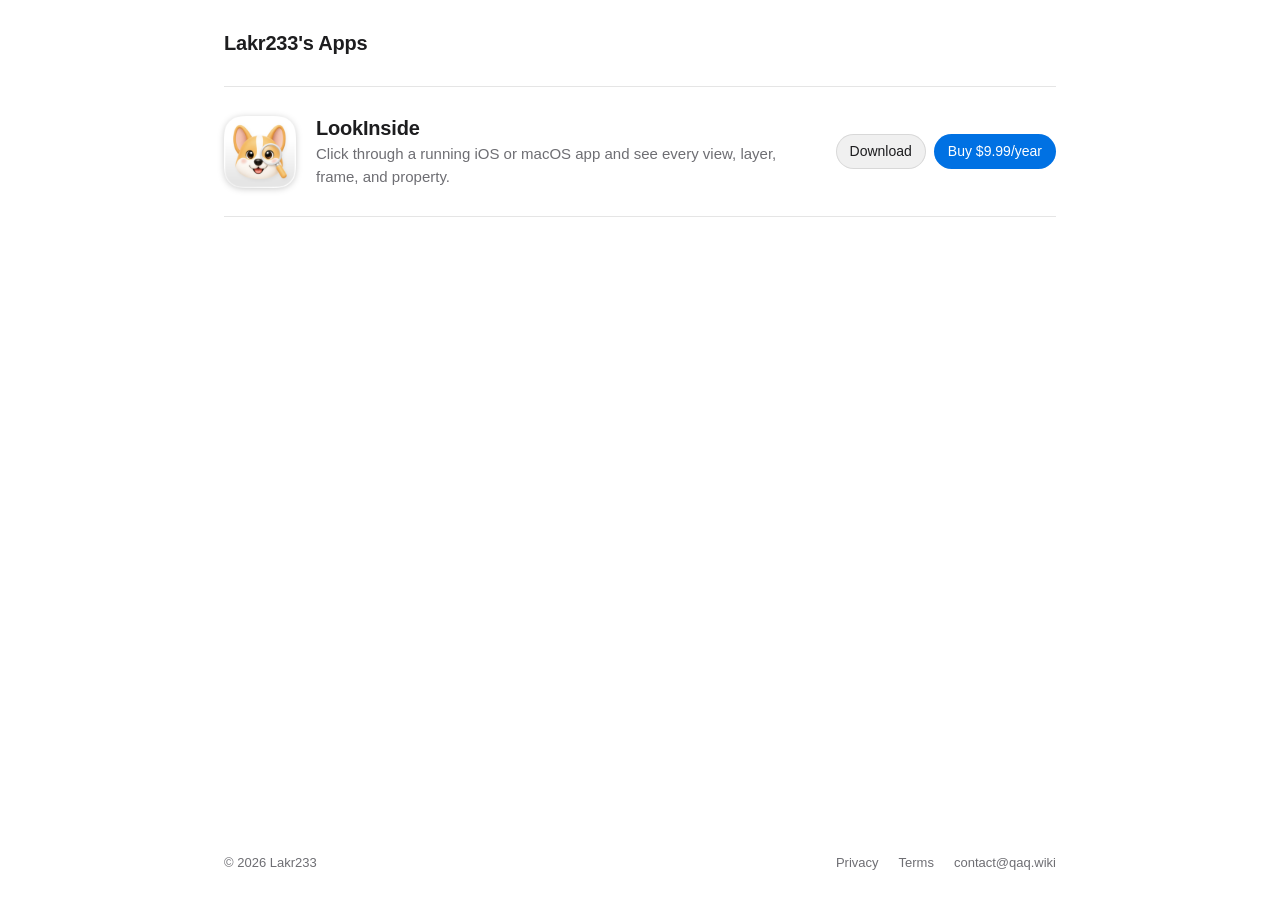
<file: index.html>
<!doctype html>
<html lang="en">
  <head>
    <meta charset="utf-8">
    <meta name="viewport" content="width=device-width, initial-scale=1">
    <title>Lakr233's Apps</title>
    <meta name="description" content="Software by Lakr233.">
    <meta name="color-scheme" content="light dark">
    <link rel="icon" href="assets/favicon.png">
    <link rel="stylesheet" href="assets/site.css">
  </head>
  <body>
    <header class="site-header">
      <a href="index.html">Lakr233's Apps</a>
    </header>

    <main class="apps">
      <article class="app">
        <img src="assets/lookinside.png" width="72" height="72" alt="">
        <div class="app-text">
          <h2><a href="https://lookinside-app.com">LookInside</a></h2>
          <p>Click through a running iOS or macOS app and see every view, layer, frame, and property.</p>
        </div>
        <div class="app-actions">
          <a class="button" href="https://github.com/LookInsideApp/LookInside/releases/latest">Download</a>
          <a class="button primary" href="https://www.creem.io/payment/prod_EC1ZddawIeSgdXH8byjVg">Buy $9.99/year</a>
        </div>
      </article>
    </main>

    <footer class="site-footer">
      <span>© 2026 Lakr233</span>
      <nav>
        <a href="privacy.html">Privacy</a>
        <a href="terms.html">Terms</a>
        <a href="mailto:contact@qaq.wiki">contact@qaq.wiki</a>
      </nav>
    </footer>
  </body>
</html>
</file>
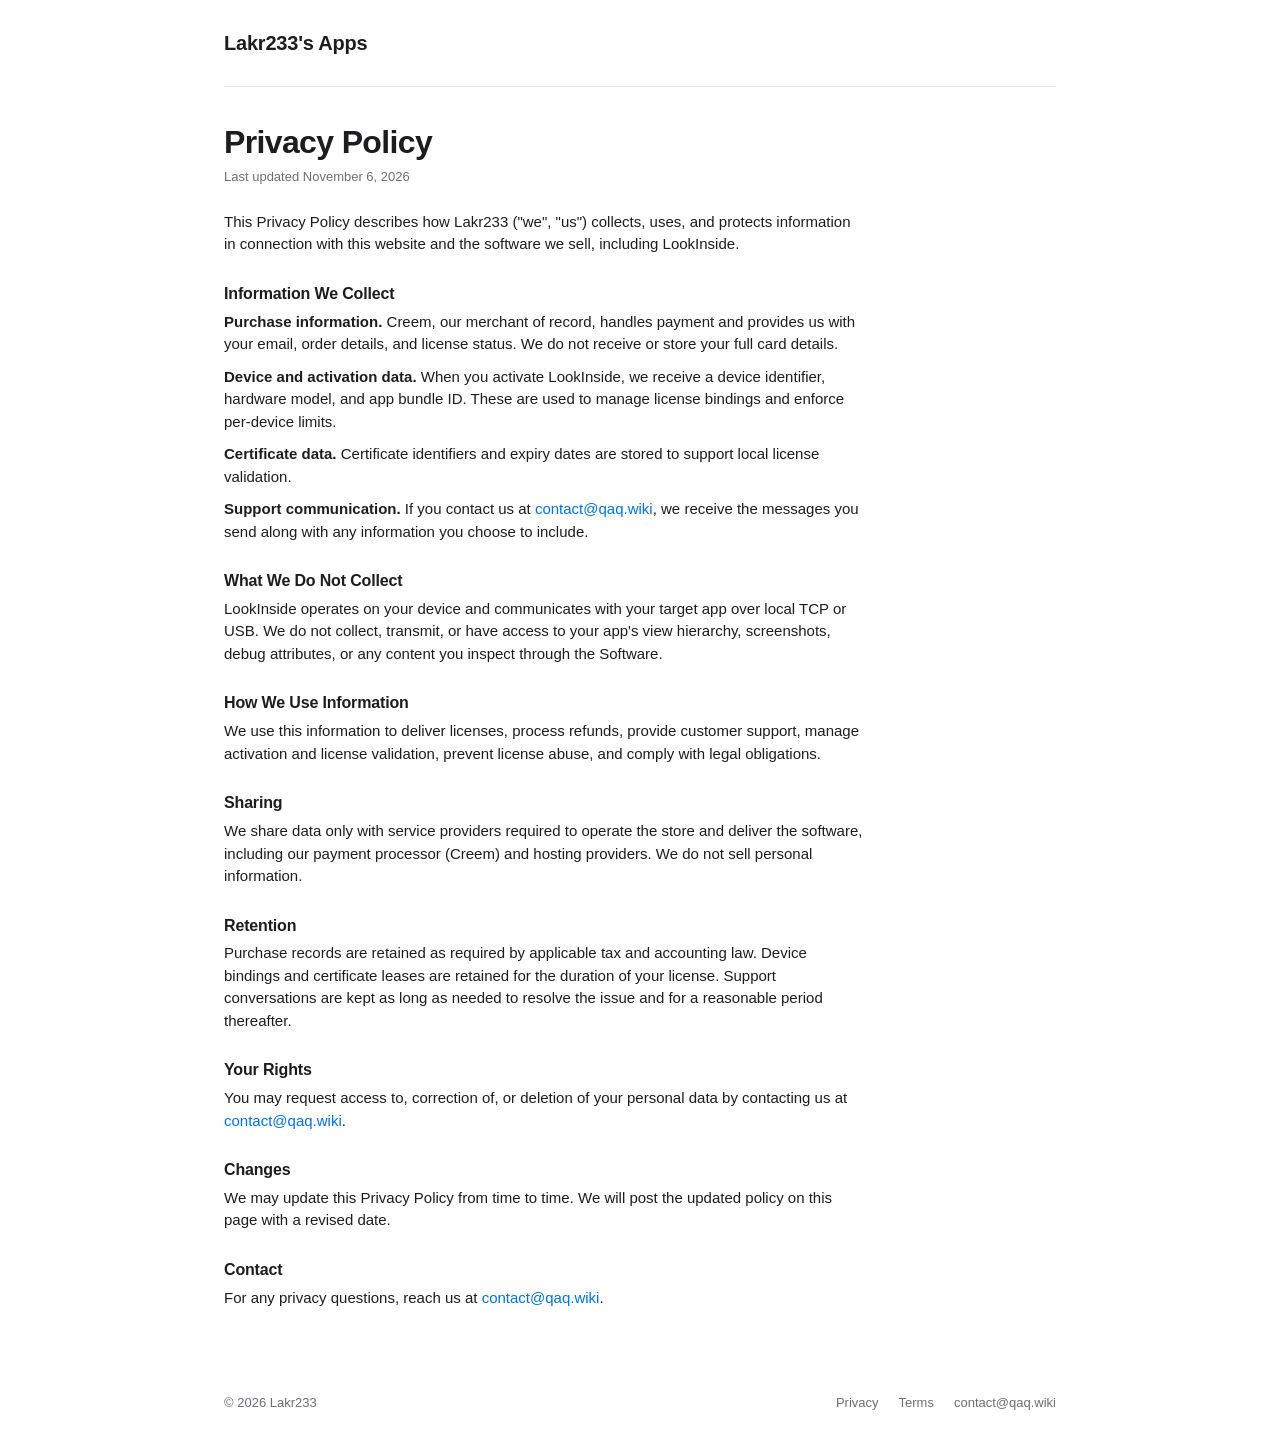
<file: privacy.html>
<!doctype html>
<html lang="en">
  <head>
    <meta charset="utf-8">
    <meta name="viewport" content="width=device-width, initial-scale=1">
    <title>Privacy Policy — Lakr233's Apps</title>
    <meta name="color-scheme" content="light dark">
    <link rel="icon" href="assets/favicon.png">
    <link rel="stylesheet" href="assets/site.css">
  </head>
  <body>
    <header class="site-header">
      <a href="index.html">Lakr233's Apps</a>
    </header>

    <main class="doc">
      <h1>Privacy Policy</h1>
      <time datetime="2026-11-06">Last updated November 6, 2026</time>
      <p>This Privacy Policy describes how Lakr233 ("we", "us") collects, uses, and protects information in connection with this website and the software we sell, including LookInside.</p>

      <h2>Information We Collect</h2>
      <p><strong>Purchase information.</strong> Creem, our merchant of record, handles payment and provides us with your email, order details, and license status. We do not receive or store your full card details.</p>
      <p><strong>Device and activation data.</strong> When you activate LookInside, we receive a device identifier, hardware model, and app bundle ID. These are used to manage license bindings and enforce per-device limits.</p>
      <p><strong>Certificate data.</strong> Certificate identifiers and expiry dates are stored to support local license validation.</p>
      <p><strong>Support communication.</strong> If you contact us at <a href="mailto:contact@qaq.wiki">contact@qaq.wiki</a>, we receive the messages you send along with any information you choose to include.</p>

      <h2>What We Do Not Collect</h2>
      <p>LookInside operates on your device and communicates with your target app over local TCP or USB. We do not collect, transmit, or have access to your app's view hierarchy, screenshots, debug attributes, or any content you inspect through the Software.</p>

      <h2>How We Use Information</h2>
      <p>We use this information to deliver licenses, process refunds, provide customer support, manage activation and license validation, prevent license abuse, and comply with legal obligations.</p>

      <h2>Sharing</h2>
      <p>We share data only with service providers required to operate the store and deliver the software, including our payment processor (Creem) and hosting providers. We do not sell personal information.</p>

      <h2>Retention</h2>
      <p>Purchase records are retained as required by applicable tax and accounting law. Device bindings and certificate leases are retained for the duration of your license. Support conversations are kept as long as needed to resolve the issue and for a reasonable period thereafter.</p>

      <h2>Your Rights</h2>
      <p>You may request access to, correction of, or deletion of your personal data by contacting us at <a href="mailto:contact@qaq.wiki">contact@qaq.wiki</a>.</p>

      <h2>Changes</h2>
      <p>We may update this Privacy Policy from time to time. We will post the updated policy on this page with a revised date.</p>

      <h2>Contact</h2>
      <p>For any privacy questions, reach us at <a href="mailto:contact@qaq.wiki">contact@qaq.wiki</a>.</p>
    </main>

    <footer class="site-footer">
      <span>© 2026 Lakr233</span>
      <nav>
        <a href="privacy.html">Privacy</a>
        <a href="terms.html">Terms</a>
        <a href="mailto:contact@qaq.wiki">contact@qaq.wiki</a>
      </nav>
    </footer>
  </body>
</html>
</file>
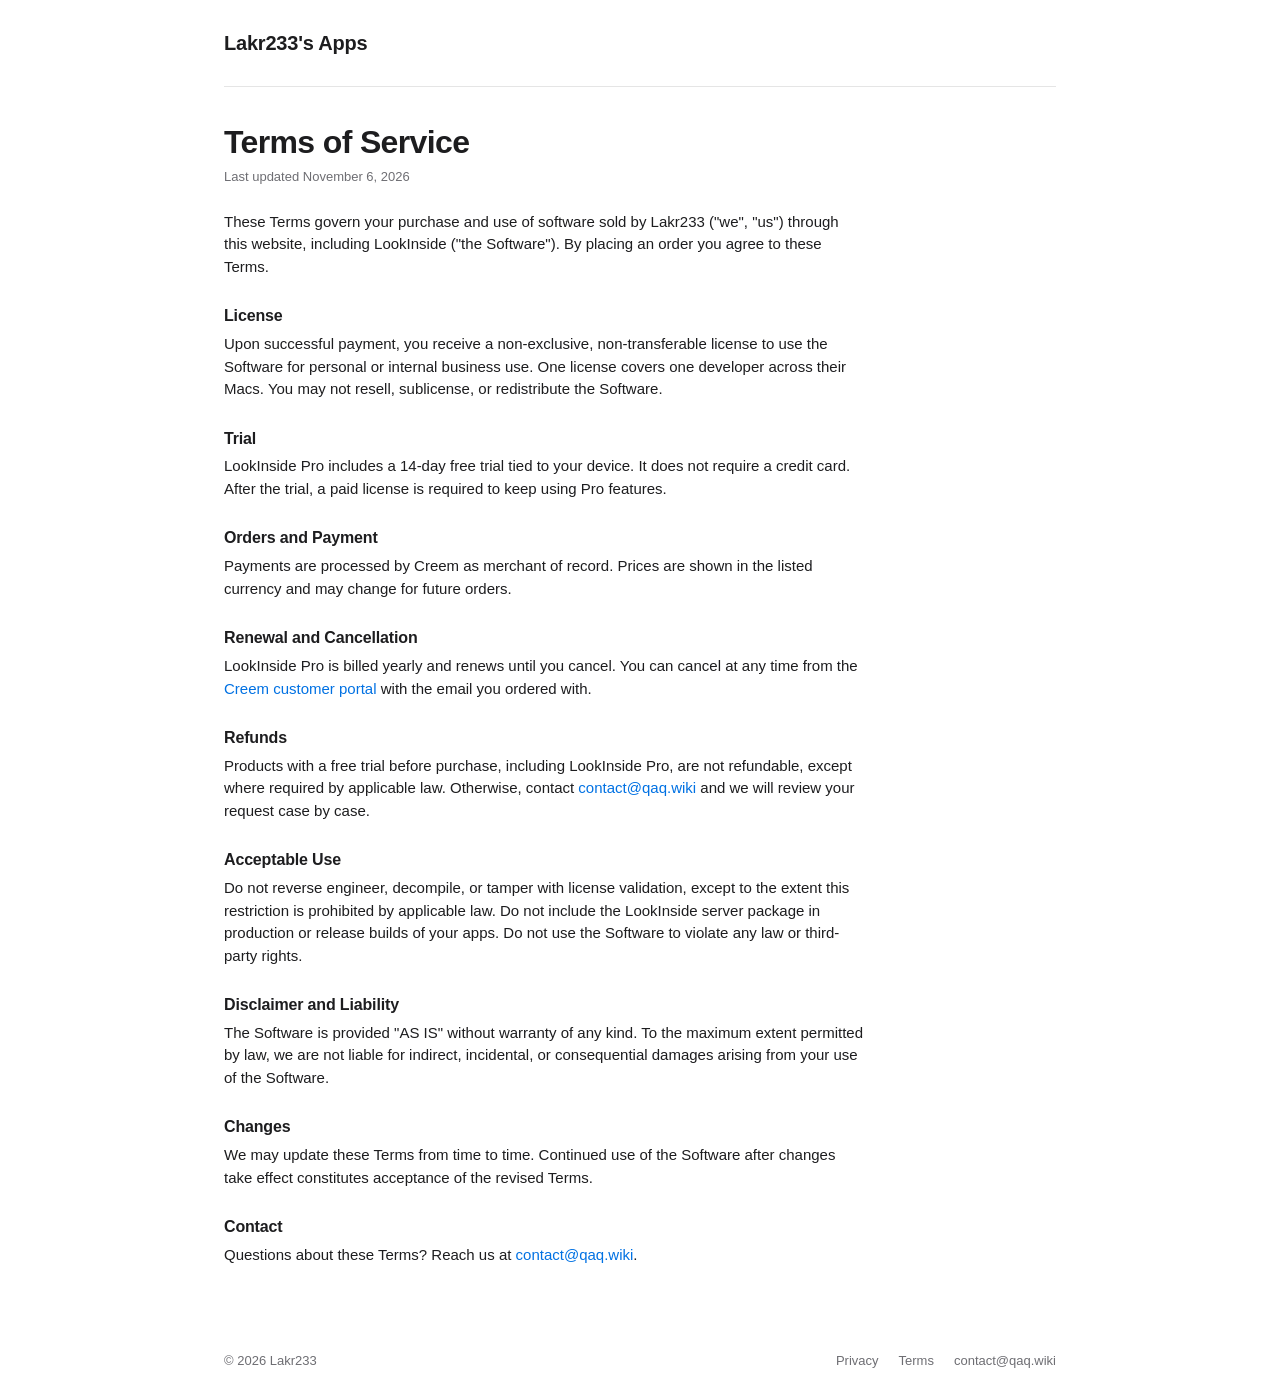
<file: terms.html>
<!doctype html>
<html lang="en">
  <head>
    <meta charset="utf-8">
    <meta name="viewport" content="width=device-width, initial-scale=1">
    <title>Terms of Service — Lakr233's Apps</title>
    <meta name="color-scheme" content="light dark">
    <link rel="icon" href="assets/favicon.png">
    <link rel="stylesheet" href="assets/site.css">
  </head>
  <body>
    <header class="site-header">
      <a href="index.html">Lakr233's Apps</a>
    </header>

    <main class="doc">
      <h1>Terms of Service</h1>
      <time datetime="2026-11-06">Last updated November 6, 2026</time>
      <p>These Terms govern your purchase and use of software sold by Lakr233 ("we", "us") through this website, including LookInside ("the Software"). By placing an order you agree to these Terms.</p>

      <h2>License</h2>
      <p>Upon successful payment, you receive a non-exclusive, non-transferable license to use the Software for personal or internal business use. One license covers one developer across their Macs. You may not resell, sublicense, or redistribute the Software.</p>

      <h2>Trial</h2>
      <p>LookInside Pro includes a 14-day free trial tied to your device. It does not require a credit card. After the trial, a paid license is required to keep using Pro features.</p>

      <h2>Orders and Payment</h2>
      <p>Payments are processed by Creem as merchant of record. Prices are shown in the listed currency and may change for future orders.</p>

      <h2>Renewal and Cancellation</h2>
      <p>LookInside Pro is billed yearly and renews until you cancel. You can cancel at any time from the <a href="https://creem.io/my-orders/login">Creem customer portal</a> with the email you ordered with.</p>

      <h2>Refunds</h2>
      <p>Products with a free trial before purchase, including LookInside Pro, are not refundable, except where required by applicable law. Otherwise, contact <a href="mailto:contact@qaq.wiki">contact@qaq.wiki</a> and we will review your request case by case.</p>

      <h2>Acceptable Use</h2>
      <p>Do not reverse engineer, decompile, or tamper with license validation, except to the extent this restriction is prohibited by applicable law. Do not include the LookInside server package in production or release builds of your apps. Do not use the Software to violate any law or third-party rights.</p>

      <h2>Disclaimer and Liability</h2>
      <p>The Software is provided "AS IS" without warranty of any kind. To the maximum extent permitted by law, we are not liable for indirect, incidental, or consequential damages arising from your use of the Software.</p>

      <h2>Changes</h2>
      <p>We may update these Terms from time to time. Continued use of the Software after changes take effect constitutes acceptance of the revised Terms.</p>

      <h2>Contact</h2>
      <p>Questions about these Terms? Reach us at <a href="mailto:contact@qaq.wiki">contact@qaq.wiki</a>.</p>
    </main>

    <footer class="site-footer">
      <span>© 2026 Lakr233</span>
      <nav>
        <a href="privacy.html">Privacy</a>
        <a href="terms.html">Terms</a>
        <a href="mailto:contact@qaq.wiki">contact@qaq.wiki</a>
      </nav>
    </footer>
  </body>
</html>
</file>
<file: assets/site.css>
:root {
  color-scheme: light dark;
  --background: #ffffff;
  --text: #1d1d1f;
  --muted: #6e6e73;
  --line: rgba(0, 0, 0, 0.1);
  --button: rgba(0, 0, 0, 0.06);
  --button-hover: rgba(0, 0, 0, 0.1);
  --accent: #0071e3;
  --accent-hover: #0077ed;
}

@media (prefers-color-scheme: dark) {
  :root {
    --background: #111112;
    --text: #f5f5f7;
    --muted: #98989d;
    --line: rgba(255, 255, 255, 0.12);
    --button: rgba(255, 255, 255, 0.14);
    --button-hover: rgba(255, 255, 255, 0.2);
    --accent: #0a84ff;
    --accent-hover: #2997ff;
  }
}

* { box-sizing: border-box; margin: 0; padding: 0; }

body {
  display: flex;
  flex-direction: column;
  width: min(100%, 880px);
  min-height: 100dvh;
  margin: 0 auto;
  padding: 0 24px;
  color: var(--text);
  font: 15px/1.5 -apple-system, BlinkMacSystemFont, "Segoe UI", Roboto, "Helvetica Neue", Arial, sans-serif;
  background: var(--background);
  -webkit-font-smoothing: antialiased;
}

a { color: inherit; text-decoration: none; }

:focus-visible { outline: 2px solid var(--accent); outline-offset: 2px; }

.site-header {
  padding: 28px 0;
  font-size: 20px;
  font-weight: 600;
  letter-spacing: -0.01em;
}

.apps {
  flex: 1;
  border-top: 1px solid var(--line);
}

.app {
  display: flex;
  align-items: center;
  gap: 20px;
  padding: 28px 0;
  border-bottom: 1px solid var(--line);
}

.app img {
  flex: none;
  display: block;
  width: 72px;
  height: 72px;
  filter: drop-shadow(0 1px 3px rgba(0, 0, 0, 0.2));
}

.app-text { flex: 1; min-width: 0; }

h2 { font-size: 20px; font-weight: 600; letter-spacing: -0.01em; line-height: 1.3; }
h2 a:hover { color: var(--accent); }

.app-text p { margin-top: 2px; color: var(--muted); }

.app-actions { flex: none; display: flex; gap: 8px; }

.button {
  padding: 7px 14px;
  font-size: 14px;
  font-weight: 500;
  white-space: nowrap;
  background: var(--button);
  border-radius: 999px;
  box-shadow: inset 0 0 0 1px var(--line);
}

.button:hover { background: var(--button-hover); }
.button.primary { color: #fff; background: var(--accent); box-shadow: none; }
.button.primary:hover { background: var(--accent-hover); }

.doc {
  flex: 1;
  padding: 36px 0 56px;
  border-top: 1px solid var(--line);
}

.doc > * { max-width: 640px; }
.doc h1 { font-size: 32px; font-weight: 600; letter-spacing: -0.02em; line-height: 1.2; }
.doc time { display: block; margin: 6px 0 24px; color: var(--muted); font-size: 13px; }
.doc h2 { margin: 28px 0 6px; font-size: 16px; }
.doc p + p { margin-top: 10px; }
.doc strong { font-weight: 600; }
.doc a { color: var(--accent); }
.doc a:hover { text-decoration: underline; }

.site-footer {
  display: flex;
  flex-wrap: wrap;
  justify-content: space-between;
  gap: 8px 24px;
  padding: 28px 0;
  color: var(--muted);
  font-size: 13px;
}

.site-footer nav { display: flex; flex-wrap: wrap; gap: 8px 20px; }
.site-footer a:hover { color: var(--text); }

@media (max-width: 640px) {
  .app { flex-wrap: wrap; }
  .app-text { flex-basis: calc(100% - 92px); }
  .app-actions { width: 100%; }
  .app-actions .button { flex: 1; text-align: center; }
}
</file>
